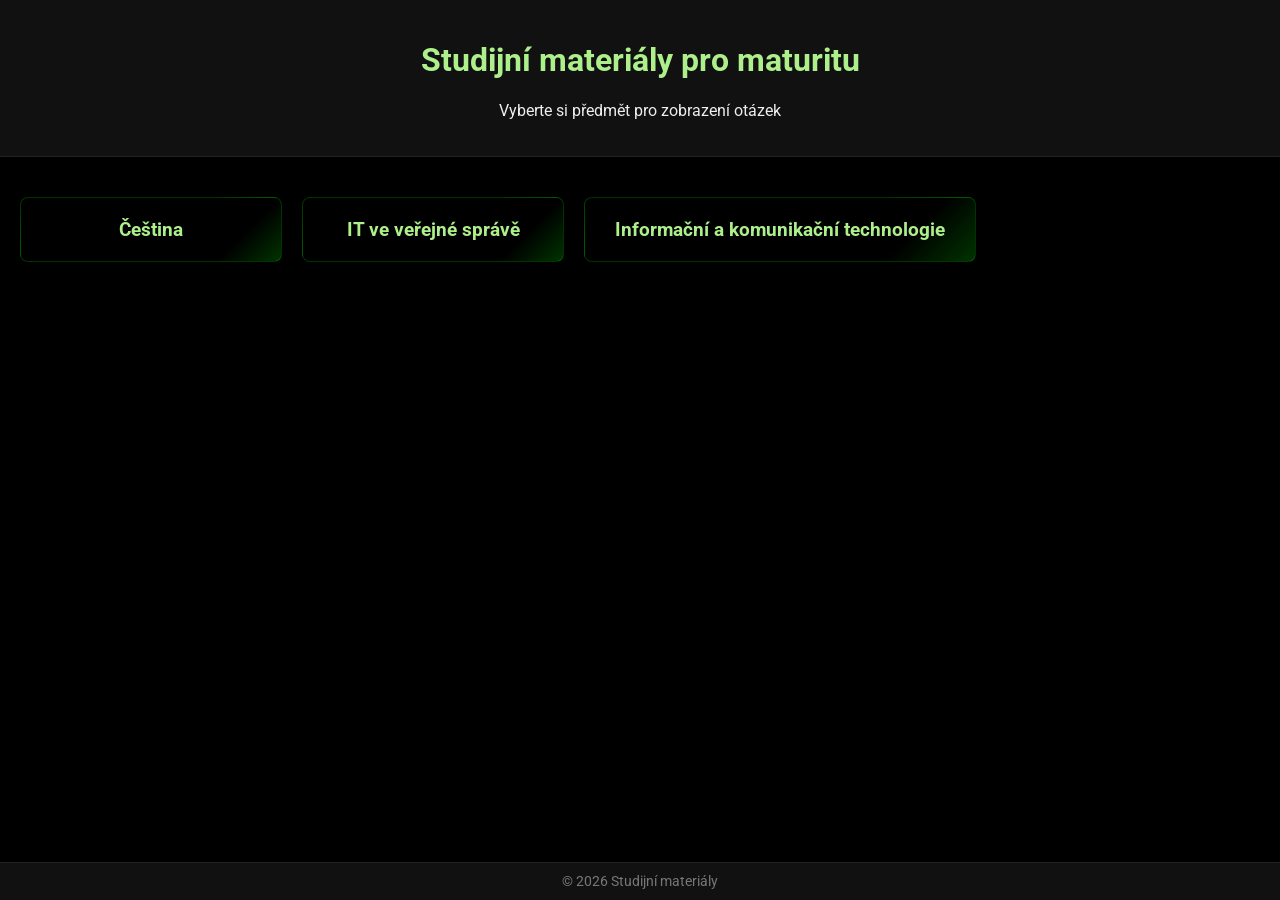
<file: index.html>
<!DOCTYPE html>
<html lang="cs">
<head>
    <meta charset="UTF-8">
    <meta name="viewport" content="width=device-width, initial-scale=1.0">
    <title>Studijní materiály - Maturita</title>
    <!-- include modern font from Google fonts -->
    <link href="https://fonts.googleapis.com/css2?family=Roboto:wght@400;500;700&display=swap" rel="stylesheet">
    <link rel="stylesheet" href="style.css">
</head>
<body>
    <header>
        <h1>Studijní materiály pro maturitu</h1>
        <p>Vyberte si předmět pro zobrazení otázek</p>
    </header>
    <nav>
        <a class="card" href="cestina.html">Čeština</a>
        <a class="card" href="it-ve-verejne-sprave.html">IT ve veřejné správě</a>
        <a class="card" href="informacni-a-komunikacni-technologie.html">Informační a komunikační technologie</a>
    </nav>
    <footer>
        &copy; 2026 Studijní materiály
    </footer>
</body>
</html>
</file>
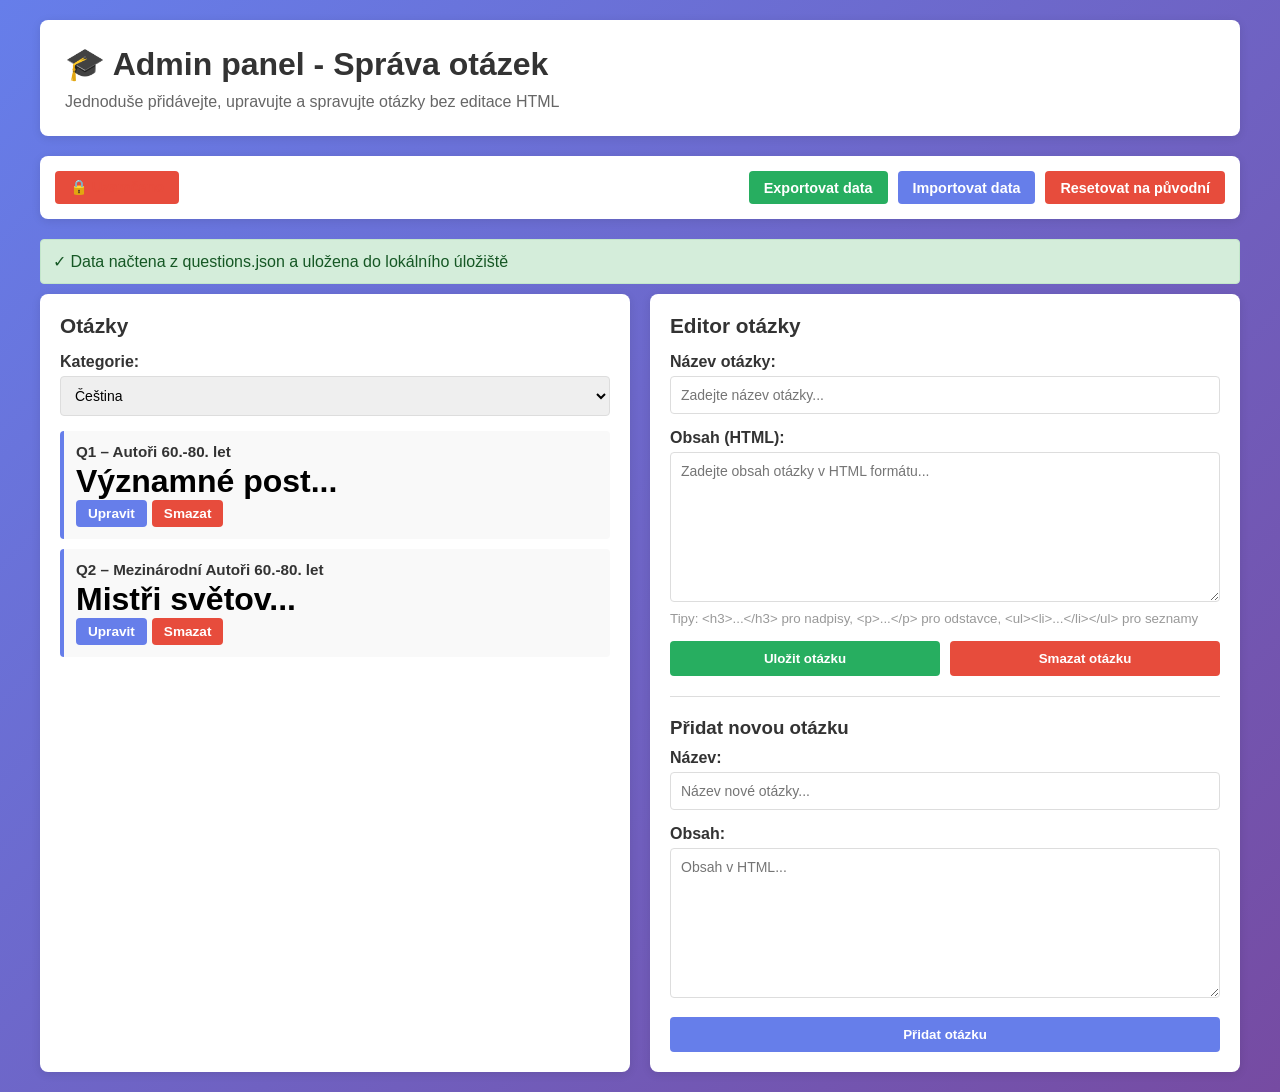
<file: admin.html>
<!DOCTYPE html>
<html lang="cs">
<head>
  <meta charset="UTF-8">
  <meta name="viewport" content="width=device-width, initial-scale=1.0">
  <title>Správa otázek - Admin panel</title>
  <style>
    * { margin: 0; padding: 0; box-sizing: border-box; }
    body {
      font-family: 'Segoe UI', Tahoma, Geneva, Verdana, sans-serif;
      background: linear-gradient(135deg, #667eea 0%, #764ba2 100%);
      min-height: 100vh;
      padding: 20px;
    }
    .container { max-width: 1200px; margin: 0 auto; }
    header {
      background: white;
      padding: 25px;
      border-radius: 8px;
      margin-bottom: 20px;
      box-shadow: 0 2px 10px rgba(0,0,0,0.1);
    }
    header h1 { color: #333; margin-bottom: 10px; }
    header p { color: #666; }
    
    .grid { display: grid; grid-template-columns: 1fr 1fr; gap: 20px; }
    .card {
      background: white;
      padding: 20px;
      border-radius: 8px;
      box-shadow: 0 2px 10px rgba(0,0,0,0.1);
    }
    .card h2 { color: #333; margin-bottom: 15px; font-size: 1.3em; }
    
    .form-group { margin-bottom: 15px; }
    label {
      display: block;
      margin-bottom: 5px;
      font-weight: 600;
      color: #333;
    }
    input[type="text"],
    select,
    textarea {
      width: 100%;
      padding: 10px;
      border: 1px solid #ddd;
      border-radius: 4px;
      font-family: inherit;
      font-size: 14px;
    }
    textarea { min-height: 150px; resize: vertical; }
    input[type="text"]:focus,
    select:focus,
    textarea:focus {
      outline: none;
      border-color: #667eea;
      box-shadow: 0 0 5px rgba(102, 126, 234, 0.3);
    }
    
    button {
      background: #667eea;
      color: white;
      border: none;
      padding: 10px 20px;
      border-radius: 4px;
      cursor: pointer;
      font-weight: 600;
      transition: background 0.3s;
    }
    button:hover { background: #5567d8; }
    button.danger { background: #e74c3c; }
    button.danger:hover { background: #c0392b; }
    button.success { background: #27ae60; }
    button.success:hover { background: #229954; }
    

    .questions-list {
      max-height: 600px;
      overflow-y: auto;
    }
    .question-item {
      background: #f9f9f9;
      padding: 12px;
      margin-bottom: 10px;
      border-left: 4px solid #667eea;
      border-radius: 4px;
      display: flex;
      justify-content: space-between;
      align-items: center;
    }
    .question-item.selected { background: #e3f2fd; border-left-color: #2196f3; }
    .question-info h3 { color: #333; margin-bottom: 3px; font-size: 0.95em; }
    .question-info p { color: #999; font-size: 0.85em; }
    .question-actions { display: flex; gap: 5px; }
    .question-actions button { padding: 6px 12px; font-size: 0.85em; }
    
    .toolbar {
      background: white;
      padding: 15px;
      border-radius: 8px;
      margin-bottom: 20px;
      display: flex;
      gap: 10px;
      box-shadow: 0 2px 10px rgba(0,0,0,0.1);
    }
    .toolbar button { padding: 8px 15px; font-size: 0.9em; }
    
    .notification {
      padding: 12px;
      border-radius: 4px;
      margin-bottom: 10px;
      display: none;
    }
    .notification.show { display: block; }
    .notification.success { background: #d4edda; color: #155724; border: 1px solid #c3e6cb; }
    .notification.error { background: #f8d7da; color: #721c24; border: 1px solid #f5c6cb; }
    
    .current-question {
      background: #f0f7ff;
      padding: 15px;
      border-radius: 4px;
      margin-bottom: 15px;
      border-left: 4px solid #667eea;
    }
    .current-question p { color: #666; margin-bottom: 5px; }
    
    @media (max-width: 768px) {
      .grid { grid-template-columns: 1fr; }
      .question-item { flex-direction: column; align-items: flex-start; }
      .question-actions { margin-top: 10px; }
    }
  </style>
</head>
<body>
  <div class="container">
    <header>
      <h1>🎓 Admin panel - Správa otázek</h1>
      <p>Jednoduše přidávejte, upravujte a spravujte otázky bez editace HTML</p>
    </header>

    <div class="toolbar">
      <button id="authStatus" style="background: #e74c3c; cursor: pointer;" onclick="showPasswordPrompt()">🔒 Uzamčeno</button>
      <button style="display:none;" id="logoutBtn" class="danger" onclick="logout()">Odhlásit se</button>
      <span style="margin-left: auto;"></span>
      <button class="success" onclick="exportData()">Exportovat data</button>
      <button onclick="importData()">Importovat data</button>
      <button class="danger" onclick="resetAllData()">Resetovat na původní</button>
      <input type="file" id="importFile" accept=".json" style="display:none;">
    </div>

    <div id="notification" class="notification"></div>

    <div class="grid">

      <div class="card">
        <h2>Otázky</h2>
        <div class="form-group">
          <label for="categorySelect">Kategorie:</label>
          <select id="categorySelect" onchange="loadCategory()">
            <option value="cestina">Čeština</option>
            <option value="it-ve-verejne-sprave">IT ve veřejné správě</option>
            <option value="informacni-a-komunikacni-technologie">Informační a komunikační technologie</option>
          </select>
        </div>
        <div class="questions-list" id="questionsList"></div>
      </div>

      <div class="card">
        <h2>Editor otázky</h2>
        <div id="currentQuestion" class="current-question" style="display:none;">
          <p><strong>ID:</strong> <span id="qId"></span></p>
          <p><strong>Kategorie:</strong> <span id="qCategory"></span></p>
        </div>

        <form id="questionForm">
          <div class="form-group">
            <label for="qTitle">Název otázky:</label>
            <input type="text" id="qTitle" placeholder="Zadejte název otázky..." required>
          </div>

          <div class="form-group">
            <label for="qContent">Obsah (HTML):</label>
            <textarea id="qContent" placeholder="Zadejte obsah otázky v HTML formátu..." required></textarea>
            <small style="color: #999; display: block; margin-top: 5px;">
              Tipy: &lt;h3&gt;...&lt;/h3&gt; pro nadpisy, &lt;p&gt;...&lt;/p&gt; pro odstavce, &lt;ul&gt;&lt;li&gt;...&lt;/li&gt;&lt;/ul&gt; pro seznamy
            </small>
          </div>

          <div style="display: flex; gap: 10px;">
            <button type="button" class="success" onclick="saveQuestion()" style="flex: 1;">Uložit otázku</button>
            <button type="button" class="danger" onclick="deleteCurrentQuestion()" style="flex: 1;">Smazat otázku</button>
          </div>
        </form>

        <hr style="margin: 20px 0; border: none; border-top: 1px solid #ddd;">

        <h3 style="color: #333; margin-bottom: 10px;">Přidat novou otázku</h3>
        <form id="newQuestionForm">
          <div class="form-group">
            <label for="newQTitle">Název:</label>
            <input type="text" id="newQTitle" placeholder="Název nové otázky..." required>
          </div>

          <div class="form-group">
            <label for="newQContent">Obsah:</label>
            <textarea id="newQContent" placeholder="Obsah v HTML..." required></textarea>
          </div>

          <button type="button" onclick="addNewQuestion()" style="width: 100%;">Přidat otázku</button>
        </form>
      </div>
    </div>
  </div>

  <script>
    let allQuestions = {};
    let currentCategory = 'cestina';
    let selectedQuestionId = null;
    let isAuthenticated = false;

    // SIMPLE PASSWORD PROTECTION
    const CORRECT_PASSWORD_HASH = '8d969eef6ecad3c29a3a873fba5fe8c4'; // MD5 hash of "maturity"
    
    async function hashPassword(password) {
      const encoder = new TextEncoder();
      const data = encoder.encode(password);
      const hashBuffer = await crypto.subtle.digest('SHA-256', data);
      const hashArray = Array.from(new Uint8Array(hashBuffer));
      return hashArray.map(b => b.toString(16).padStart(2, '0')).join('');
    }

    function showPasswordPrompt() {
      if (isAuthenticated) return;
      const password = prompt('🔐 Tento admin panel je chráněn heslem.\n\nZadejte heslo pro přístup:');
      if (password === null) return; // User clicked Cancel
      
      // Simple check - password is "maturity"
      if (password === 'maturity') {
        isAuthenticated = true;
        localStorage.setItem('_adminAuth', 'true');
        updateAuthStatus();
        showNotification('✓ Přihlášeno - admin oprávnění povolena', 'success');
      } else {
        showNotification('✗ Nesprávné heslo', 'error');
      }
    }

    function logout() {
      isAuthenticated = false;
      localStorage.removeItem('_adminAuth');
      updateAuthStatus();
      showNotification('✓ Odhlášeni - admin oprávnění zrušena', 'success');
    }

    function updateAuthStatus() {
      const locked = document.getElementById('authStatus');
      const logoutBtn = document.getElementById('logoutBtn');
      if (locked) {
        locked.textContent = isAuthenticated ? '🔓 Odemčeno' : '🔒 Uzamčeno';
        locked.style.color = isAuthenticated ? '#27ae60' : '#e74c3c';
      }
      if (logoutBtn) {
        logoutBtn.style.display = isAuthenticated ? 'inline-block' : 'none';
      }
    }

    function requireAuth() {
      if (!isAuthenticated) {
        showNotification('✗ Nejdříve se musíte přihlásit', 'error');
        showPasswordPrompt();
        return false;
      }
      return true;
    }

    // HEALTH CHECK
    console.log('=== ADMIN PANEL HEALTH CHECK ===');
    try {
      localStorage.setItem('_test', 'test');
      localStorage.removeItem('_test');
      console.log('✓ localStorage je dostupný');
    } catch (e) {
      console.error('✗ localStorage NENÍ dostupný:', e);
    }

    async function loadData() {
      console.log('🟢 loadData START');
      try {
        // Pokus 1: Načíst z localStorage (změny z admin panelu)
        const storedData = localStorage.getItem('questionData');
        console.log('   localStorage.getItem("questionData"):', storedData ? `${storedData.length} bytes` : 'NULL');
        
        if (storedData) {
          allQuestions = JSON.parse(storedData);
          console.log('   ✓ Data načtena z localStorage, kategorie:', Object.keys(allQuestions));
          console.log('   ✓ IT ve veřejné správě má:', allQuestions['it-ve-verejne-sprave']?.questions?.length, 'questions');
          loadCategory();
          showNotification('✓ Data načtena z lokálního úložiště', 'success');
          console.log('🟢 loadData END (localStorage)');
          return;
        }

        // Pokus 2: Načíst z questions.json
        console.log('   ❌ localStorage je prázdné, načítám z questions.json...');
        const response = await fetch('questions.json?v=' + Date.now());
        const data = await response.json();
        allQuestions = data.categories;
        console.log('   ✓ Data načtena z questions.json, kategorie:', Object.keys(allQuestions));
        console.log('   ✓ IT ve veřejné správě má:', allQuestions['it-ve-verejne-sprave']?.questions?.length, 'questions');
        
        localStorage.setItem('questionData', JSON.stringify(allQuestions));
        console.log('   ✓ Data uložena do localStorage');
        
        loadCategory();
        showNotification('✓ Data načtena z questions.json a uložena do lokálního úložiště', 'success');
        console.log('🟢 loadData END (questions.json)');
      } catch (error) {
        console.error('✗ Chyba při načítání dat:', error);
        showNotification('✗ Chyba při načítání dat', 'error');
      }
    }

    function loadCategory() {
      currentCategory = document.getElementById('categorySelect').value;
      selectedQuestionId = null;
      refreshQuestionsList();
      clearForm();
    }

    function refreshQuestionsList() {
      const questions = allQuestions[currentCategory]?.questions || [];
      const list = document.getElementById('questionsList');
      list.innerHTML = '';

      questions.forEach(q => {
        const item = document.createElement('div');
        item.className = `question-item ${selectedQuestionId === q.id ? 'selected' : ''}`;
        item.innerHTML = `
          <div class="question-info" onclick="selectQuestion('${q.id}')">
            <h3>${q.id.toUpperCase()} – ${q.title}</h3>
            <p>${q.content.substring(0, 50)}...</p>
          </div>
          <div class="question-actions">
            <button onclick="selectQuestion('${q.id}')" type="button">Upravit</button>
            <button class="danger" onclick="deleteQuestion('${q.id}')" type="button">Smazat</button>
          </div>
        `;
        list.appendChild(item);
      });
    }

    function selectQuestion(questionId) {
      selectedQuestionId = questionId;
      const question = allQuestions[currentCategory].questions.find(q => q.id === questionId);

      document.getElementById('currentQuestion').style.display = 'block';
      document.getElementById('qId').textContent = question.id;
      document.getElementById('qCategory').textContent = currentCategory;
      document.getElementById('qTitle').value = question.title;
      document.getElementById('qContent').value = question.content;

      refreshQuestionsList();
    }

    function saveQuestion() {
      console.log('🟡 saveQuestion START');
      if (!requireAuth()) return;
      
      if (!selectedQuestionId) {
        showNotification('✗ Vyberte otázku k úpravě', 'error');
        return;
      }

      const title = document.getElementById('qTitle').value.trim();
      const content = document.getElementById('qContent').value.trim();

      if (!title || !content) {
        showNotification('✗ Vyplňte všechna pole', 'error');
        return;
      }

      const question = allQuestions[currentCategory].questions.find(q => q.id === selectedQuestionId);
      question.title = title;
      question.content = content;

      // Uložit do localStorage
      localStorage.setItem('questionData', JSON.stringify(allQuestions));
      console.log('   ✓ Uloženo do localStorage');

      showNotification(`✓ Otázka "${title}" uložena`, 'success');
      refreshQuestionsList();
      console.log('🟡 saveQuestion END');
    }

    function deleteCurrentQuestion() {
      if (!selectedQuestionId) return;
      deleteQuestion(selectedQuestionId);
    }

    function deleteQuestion(questionId) {
      if (!requireAuth()) return;
      if (!confirm('Opravdu chcete smazat tuto otázku?')) return;

      const questions = allQuestions[currentCategory].questions;
      const index = questions.findIndex(q => q.id === questionId);

      if (index !== -1) {
        const deleted = questions[index];
        questions.splice(index, 1);
        
        // Uložit do localStorage
        localStorage.setItem('questionData', JSON.stringify(allQuestions));

        showNotification(`✓ Otázka "${deleted.title}" smazána`, 'success');
        clearForm();
        refreshQuestionsList();
      }
    }

    function addNewQuestion() {
      if (!requireAuth()) return;
      
      console.log('🔵 addNewQuestion START');
      console.log('   currentCategory:', currentCategory);
      console.log('   allQuestions keys:', Object.keys(allQuestions));
      
      const title = document.getElementById('newQTitle').value.trim();
      const content = document.getElementById('newQContent').value.trim();
      console.log('   title:', title);
      console.log('   content length:', content.length);

      if (!title || !content) {
        showNotification('✗ Vyplňte všechna pole', 'error');
        return;
      }

      const questions = allQuestions[currentCategory].questions;
      console.log('   questions before push:', questions.length);
      
      const maxId = Math.max(...questions.map(q => parseInt(q.id.slice(1))), 0);
      const newId = `q${maxId + 1}`;
      console.log('   new ID:', newId);

      questions.push({ id: newId, title, content });
      console.log('   questions after push:', questions.length);
      
      // Uložit do localStorage
      const jsonData = JSON.stringify(allQuestions);
      console.log('   JSON size:', jsonData.length);
      localStorage.setItem('questionData', jsonData);
      
      const stored = localStorage.getItem('questionData');
      console.log('   ✓ Verified localStorage saved:', stored ? 'YES' : 'NO');
      console.log('   localStorage contains:', JSON.parse(stored)[currentCategory].questions.length, 'questions in', currentCategory);

      showNotification(`✓ Otázka "${title}" přidána`, 'success');

      document.getElementById('newQTitle').value = '';
      document.getElementById('newQContent').value = '';
      refreshQuestionsList();
      console.log('🔵 addNewQuestion END');
    }

    function clearForm() {
      selectedQuestionId = null;
      document.getElementById('currentQuestion').style.display = 'none';
      document.getElementById('qTitle').value = '';
      document.getElementById('qContent').value = '';
    }

    function exportData() {
      if (!requireAuth()) return;
      
      const dataStr = JSON.stringify({ categories: allQuestions }, null, 2);
      const blob = new Blob([dataStr], { type: 'application/json' });
      const url = URL.createObjectURL(blob);
      const link = document.createElement('a');
      link.href = url;
      link.download = `questions-backup-${new Date().toISOString().slice(0, 10)}.json`;
      link.click();
      showNotification('✓ Data exportována', 'success');
    }

    function importData() {
      if (!requireAuth()) return;
      
      const input = document.getElementById('importFile');
      input.click();
      input.onchange = async (e) => {
        const file = e.target.files[0];
        if (!file) return;

        const text = await file.text();
        try {
          const data = JSON.parse(text);
          allQuestions = data.categories;
          // Uložit do localStorage
          localStorage.setItem('questionData', JSON.stringify(allQuestions));
          loadCategory();
          refreshQuestionsList();
          showNotification('✓ Data importována úspěšně', 'success');
        } catch (error) {
          showNotification('✗ Chyba při importu: neplatný JSON', 'error');
        }
      };
    }

    function resetAllData() {
      if (!requireAuth()) return;
      
      if (!confirm('Opravdu chcete resetovat NA PŮVODNÍ DATA? Ztratíte všechny změny!')) return;
      localStorage.removeItem('questionData');
      location.reload();
    }

    function showNotification(message, type) {
      const notif = document.getElementById('notification');
      notif.textContent = message;
      notif.className = `notification show ${type}`;
      setTimeout(() => notif.classList.remove('show'), 3000);
    }

    // Inicializace
    window.addEventListener('load', () => {
      updateAuthStatus();
      
      // Check if user was previously authenticated in this session
      if (localStorage.getItem('_adminAuth') === 'true') {
        isAuthenticated = true;
        updateAuthStatus();
      }
      
      loadData();
      
      // Show password prompt on startup if not authenticated
      if (!isAuthenticated) {
        setTimeout(() => showPasswordPrompt(), 500);
      }
    });
  </script>
</body>
</html>
</file>
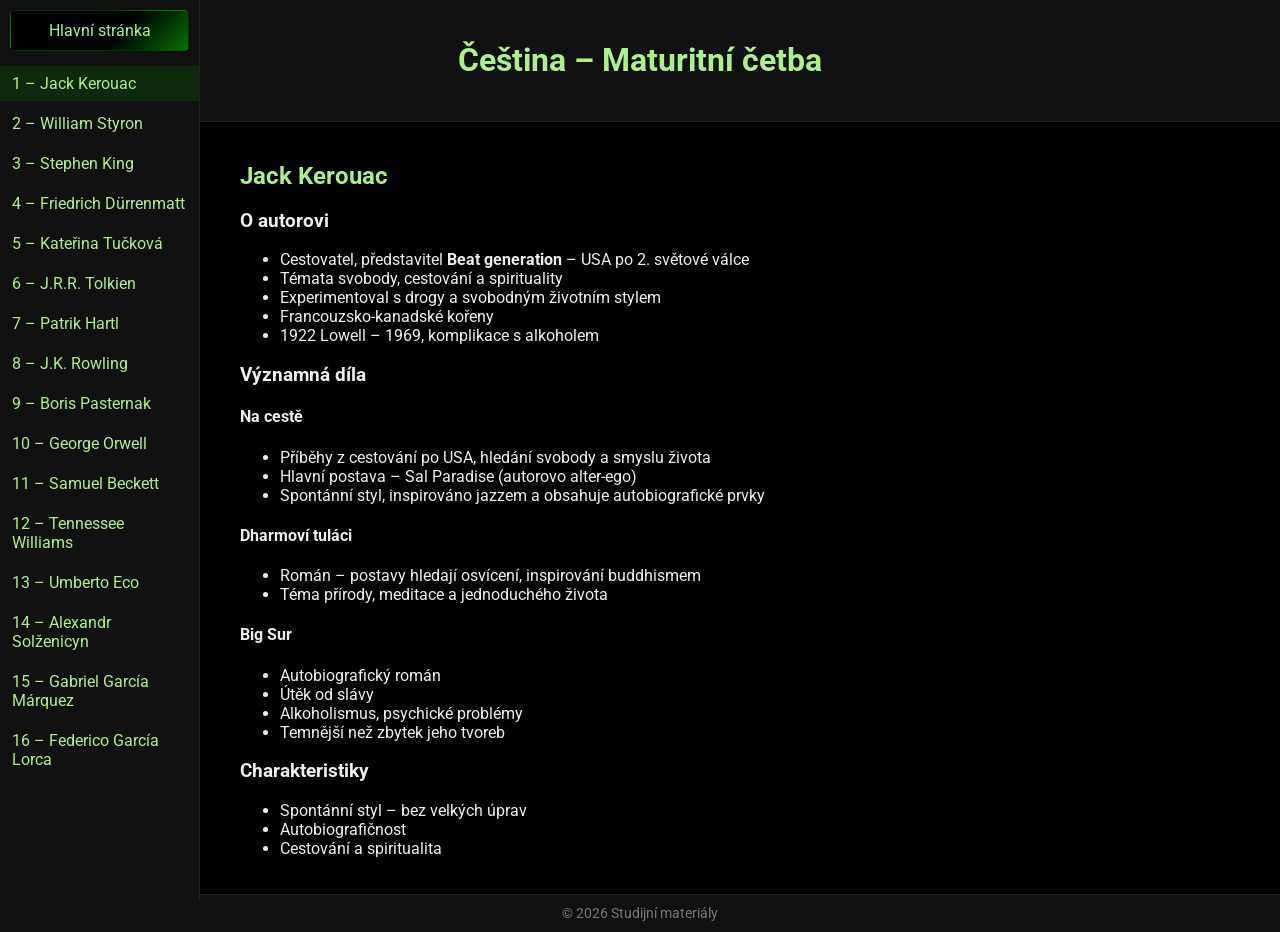
<file: cestina.html>
<!DOCTYPE html>
<html lang="cs">
<head>
    <meta charset="UTF-8">
    <meta name="viewport" content="width=device-width, initial-scale=1.0">
    <title>Čeština – Maturitní četba</title>
    <link href="https://fonts.googleapis.com/css2?family=Roboto:wght@400;500;700&display=swap" rel="stylesheet">
    <link rel="stylesheet" href="style.css">
</head>
<body>
    <header>
        <h1>Čeština – Maturitní četba</h1>
    </header>
    <div class="sidebar">
        <a href="index.html" class="button" style="margin: 10px; display:block; text-align:center;">Hlavní stránka</a>
        <ul>
            <li><a href="#" data-question="q1" class="active">1 – Jack Kerouac</a></li>
            <li><a href="#" data-question="q2">2 – William Styron</a></li>
            <li><a href="#" data-question="q3">3 – Stephen King</a></li>
            <li><a href="#" data-question="q4">4 – Friedrich Dürrenmatt</a></li>
            <li><a href="#" data-question="q5">5 – Kateřina Tučková</a></li>
            <li><a href="#" data-question="q6">6 – J.R.R. Tolkien</a></li>
            <li><a href="#" data-question="q7">7 – Patrik Hartl</a></li>
            <li><a href="#" data-question="q8">8 – J.K. Rowling</a></li>
            <li><a href="#" data-question="q9">9 – Boris Pasternak</a></li>
            <li><a href="#" data-question="q10">10 – George Orwell</a></li>
            <li><a href="#" data-question="q11">11 – Samuel Beckett</a></li>
            <li><a href="#" data-question="q12">12 – Tennessee Williams</a></li>
            <li><a href="#" data-question="q13">13 – Umberto Eco</a></li>
            <li><a href="#" data-question="q14">14 – Alexandr Solženicyn</a></li>
            <li><a href="#" data-question="q15">15 – Gabriel García Márquez</a></li>
            <li><a href="#" data-question="q16">16 – Federico García Lorca</a></li>
        </ul>
    </div>
    <div class="content">
        <section id="q1" class="question">
            <h2>Jack Kerouac</h2>

            <h3>O autorovi</h3>
            <ul>
                <li>Cestovatel, představitel <strong>Beat generation</strong> – USA po 2. světové válce</li>
                <li>Témata svobody, cestování a spirituality</li>
                <li>Experimentoval s drogy a svobodným životním stylem</li>
                <li>Francouzsko-kanadské kořeny</li>
                <li>1922 Lowell – 1969, komplikace s alkoholem</li>
            </ul>

            <h3>Významná díla</h3>

            <h4>Na cestě</h4>
            <ul>
                <li>Příběhy z cestování po USA, hledání svobody a smyslu života</li>
                <li>Hlavní postava – Sal Paradise (autorovo alter-ego)</li>
                <li>Spontánní styl, inspirováno jazzem a obsahuje autobiografické prvky</li>
            </ul>

            <h4>Dharmoví tuláci</h4>
            <ul>
                <li>Román – postavy hledají osvícení, inspirování buddhismem</li>
                <li>Téma přírody, meditace a jednoduchého života</li>
            </ul>

            <h4>Big Sur</h4>
            <ul>
                <li>Autobiografický román</li>
                <li>Útěk od slávy</li>
                <li>Alkoholismus, psychické problémy</li>
                <li>Temnější než zbytek jeho tvoreb</li>
            </ul>

            <h3>Charakteristiky</h3>
            <ul>
                <li>Spontánní styl – bez velkých úprav</li>
                <li>Autobiografičnost</li>
                <li>Cestování a spiritualita</li>
            </ul>
        </section>

        <section id="q2" class="question" style="display:none">
            <h2>William Styron</h2>

            <h3>O autorovi</h3>
            <ul>
                <li>Prozaik, <strong>jižanská próza</strong></li>
                <li>Gotika a neorealismus (poválečný)</li>
                <li>Navazuje na tradici Williama Faulknera</li>
                <li>Otázky viny, trestů a morálních dilemat</li>
                <li>Virginia, USA</li>
                <li>Součástí námořníků při 2. světové válce – vliv na tvorbu</li>
                <li>Smrt matky v 13 letech</li>
                <li><strong>Pulitzerova cena</strong> (1968)</li>
            </ul>

            <h3>Klíčová díla</h3>

            <h4>Sophiina volba</h4>
            <ul>
                <li>Psychologický román</li>
                <li>Spisovatel Stingo se v NYC seznámí s Polkou Sophií, která přežila Osvětim a průběžně odkrývá svou minulost</li>
                <li>Neřešitelné volby (matka musí vybrat, s jakým dítětem do plynové komory)</li>
                <li>Absolutní zlo, viny</li>
            </ul>

            <h4>Doznání Nata Turnera</h4>
            <ul>
                <li>Historický román</li>
                <li>Fiktivní zpověď skutečného černého otroka, který v 1831 vedl krvavé povstání</li>
                <li>Velká kontroverze – „přivlastnil" si prý Nata Turnera a zkreslil jejich minulost</li>
            </ul>
        </section>

        <section id="q3" class="question" style="display:none">
            <h2>Stephen King</h2>

            <h3>O autorovi</h3>
            <ul>
                <li>Moderní <strong>horor, thriller, temná fantasy</strong></li>
                <li>1947 Portland, otcův odchod má vliv na tvorbu</li>
                <li>Učil původně angličtinu</li>
                <li>Napsal svůj první úspěšný román <em>Carrie</em> (1974) v prádelně, ale vyhodil ho do koše – manželka ho zachránila</li>
                <li>V 80. letech alkoholismus a drogy</li>
                <li>Díla se odehrávají často v Maine</li>
                <li>Postavy jsou spisovatelé nebo každodenní lidé s nadpřirozenými schopnostmi</li>
                <li>Důraz na psychiku</li>
                <li>Detailní popis</li>
            </ul>

            <h3>Klíčová díla</h3>

            <h4>IT</h4>
            <ul>
                <li>Stvoření, které se představuje jako klaun, konzumuje lidi v malém městečku</li>
            </ul>

            <h4>Shining</h4>
            <ul>
                <li>Psychologický horor – spisovatel Jack Torrance se stane zimním správcem odlehlého hotelu Overlook</li>
                <li>Hotel má temnou minulost a začne ovlivňovat Jackovu psychiku</li>
                <li>Jeho syn Danny má nadpřirozené schopnosti („shining") a vnímá hrůzy hotelu</li>
                <li>Téma alkoholismu, rozpadu rodiny a izolace</li>
            </ul>

            <h4>Vykoupení z věznice Shawshank</h4>
            <ul>
                <li>Novela – bankéř Andy Dufresne je neprávem odsouzen za vraždu manželky a jejího milence</li>
                <li>Během let si ve věznici vybuduje respekt a tajně plánuje útěk</li>
                <li>Vyprávěno z pohledu spoluvězně Reda</li>
                <li>Téma naděje, trpělivosti a nespravedlnosti systému</li>
            </ul>
        </section>

        <section id="q4" class="question" style="display:none">
            <h2>Friedrich Dürrenmatt</h2>

            <h3>O autorovi</h3>
            <ul>
                <li>1921–1990, Švýcar</li>
                <li>Politický aktivismus</li>
                <li>Manželka herečka, po její smrti si vzal filmařku</li>
                <li>Podporoval <strong>Chartu 77</strong> a odsuzoval invazi ČSSR v '68</li>
                <li>Komedie – „svět = výsledek náhody"</li>
                <li>Zastánce regrese světa</li>
                <li>Sociální kritika</li>
                <li><strong>Absurdní divadlo</strong> (druhá avantgardní vlna)</li>
            </ul>

            <h3>Díla</h3>

            <h4>Porucha (1956)</h4>
            <ul>
                <li>Novela – obchodník Alfrédo Traps se kvůli poruše auta ocitne v domě penzionovaného soudce</li>
                <li>Společnost starých pánů (soudce, prokurátor, advokát, kat) hraje „hru na soud"</li>
                <li>Traps je postupně usvědčen z morální viny za smrt svého šéfa</li>
                <li>Téma skryté viny, spravedlnosti a groteskního humoru</li>
            </ul>

            <h4>Návštěva staré dámy (1956)</h4>
            <ul>
                <li>Tragikomické drama – miliardářka Claire Zachanassian se vrací do zchudlého městečka Güllen</li>
                <li>Nabídne obyvatelům obrovskou sumu výměnou za smrt Alfreda Illa, který ji kdysi zradil</li>
                <li>Postupně celé město podlehne pokušení peněz</li>
                <li>Téma korupce, kolektivní viny a morálního úpadku</li>
            </ul>

            <h4>Fyzikové (1962)</h4>
            <ul>
                <li>Komedie – tři pacienti psychiatrické léčebny tvrdí, že jsou Newton, Einstein a Möbius</li>
                <li>Möbius je ve skutečnosti geniální fyzik, který se ukryl, aby jeho objev nebyl zneužit</li>
                <li>Další dva „pacienti" jsou tajní agenti konkurenčních mocností</li>
                <li>Téma odpovědnosti vědců za své objevy a paradoxu vědeckého pokroku</li>
            </ul>

            <h4>Soudce a jeho kat (1950)</h4>
            <ul>
                <li>Detektivní novela – starý komisař Bärlach vyšetřuje vraždu policejního důstojníka</li>
                <li>Bärlach má dávný spor s podezřelým Gastmannem – sázka, zda existuje dokonalý zločin</li>
                <li>Kombinace klasické detektivky s filosofickými otázkami o spravedlnosti</li>
                <li>Téma osobní msty, nemoci a morální ambiguity</li>
            </ul>
        </section>

        <section id="q5" class="question" style="display:none">
            <h2>Kateřina Tučková</h2>

            <h3>O autorce</h3>
            <ul>
                <li>Česká <strong>prozaička, scenáristka a kurátorka</strong></li>
                <li>1980 Brno</li>
                <li>Témata české a moravské historie, ženské osudy, kolektivní paměť</li>
                <li>Studovala český jazyk a dějiny umění na Masarykově univerzitě</li>
                <li>Držitelka <strong>Ceny Magnesia Litera</strong></li>
            </ul>

            <h3>Klíčová díla</h3>

            <h4>Vyhnání Gerty Schnirch</h4>
            <ul>
                <li>Historický román o odsunu brněnských Němců v roce 1945 (pochod smrti na Pohořelice)</li>
                <li>Příběh Němky Gerty žijící v Brně – hledání identity mezi dvěma národy</li>
                <li>Otevřel tabuizované téma české poválečné historie</li>
            </ul>

            <h4>Žítkovské bohyně</h4>
            <ul>
                <li>Román inspirovaný skutečnými moravskými léčitelkami z Bílých Karpat</li>
                <li>Prolínání minulosti a současnosti, tradice vs. moderní svět</li>
                <li>Téma ženské síly, lidového léčitelství a pronásledování za komunismu</li>
            </ul>
        </section>

        <section id="q6" class="question" style="display:none">
            <h2>J.R.R. Tolkien</h2>

            <h3>O autorovi</h3>
            <ul>
                <li>Britský <strong>spisovatel a filolog</strong>, profesor na Oxfordu</li>
                <li>1892 Bloemfontein (Jižní Afrika) – 1973 Bournemouth</li>
                <li>Považován za <strong>zakladatele moderní fantasy</strong></li>
                <li>Osiřel v mladém věku, vychováván katolickým knězem</li>
                <li>Bojoval v 1. světové válce (bitva na Sommě)</li>
                <li>Vytvořil propracované fiktivní světy s vlastními jazyky (elfština – quenya, sindarin)</li>
            </ul>

            <h3>Klíčová díla</h3>

            <h4>Hobit aneb Cesta tam a zase zpátky</h4>
            <ul>
                <li>Dobrodružný román původně pro děti</li>
                <li>Hobit Bilbo Pytlík se vydá s trpaslíky na výpravu za pokladem draka Šmaka</li>
                <li>Motiv cesty, osobního růstu a hrdinství obyčejného člověka</li>
            </ul>

            <h4>Pán prstenů</h4>
            <ul>
                <li>Epická trilogie – Společenstvo Prstenu, Dvě věže, Návrat krále</li>
                <li>Boj dobra proti zlu, hobit Frodo musí zničit Jeden Prsten</li>
                <li>Témata přátelství, oběti, moci a korupce</li>
            </ul>

            <h4>Silmarillion</h4>
            <ul>
                <li>Mytologie Středozemě – stvoření světa, příběhy elfů a lidí</li>
                <li>Vydáno posmrtně synem Christopherem</li>
            </ul>
        </section>

        <section id="q7" class="question" style="display:none">
            <h2>Patrik Hartl</h2>

            <h3>O autorovi</h3>
            <ul>
                <li>Český <strong>prozaik, scenárista a režisér</strong></li>
                <li>1976 Praha</li>
                <li>Humoristická próza zaměřená na současné mezilidské vztahy</li>
                <li>Studoval scenáristiku na FAMU</li>
                <li>Bestseller české literární scény</li>
            </ul>

            <h3>Klíčová díla</h3>

            <h4>Pravidla lži</h4>
            <ul>
                <li>Humoristický román o čtyřech kamarádech a jejich vztahových problémech</li>
                <li>Mužský pohled na lásku, přátelství a životní krize středního věku</li>
                <li>Zfilmováno (2006)</li>
            </ul>

            <h4>Já nejsem sériový vrah</h4>
            <ul>
                <li>Komedie – hlavní hrdina se snaží napsat scénář a zaplétá se do absurdních situací</li>
                <li>Autobiografické prvky, humor a sebekritika</li>
            </ul>
        </section>

        <section id="q8" class="question" style="display:none">
            <h2>J.K. Rowling</h2>

            <h3>O autorce</h3>
            <ul>
                <li>Britská <strong>spisovatelka</strong>, autorka jedné z nejprodávanějších knižních sérií v historii</li>
                <li>1965 Yate, Anglie</li>
                <li>Psala první díl Harryho Pottera jako samoživitelka na sociálních dávkách</li>
                <li>Rukopis odmítlo 12 nakladatelství, než ho přijalo Bloomsbury</li>
                <li>Série přeložena do více než 80 jazyků</li>
            </ul>

            <h3>Klíčová díla</h3>

            <h4>Série Harry Potter (1997–2007)</h4>
            <ul>
                <li>7 knih – příběh sirotka Harryho, který zjistí, že je čaroděj, a nastoupí do Bradavic</li>
                <li>Boj proti temnému lordu Voldemortovi</li>
                <li>Témata přátelství, odvahy, oběti a předsudků</li>
                <li>Žánrový mix: fantasy, bildungsroman, detektivka</li>
            </ul>

            <h4>Neočekávaná prázdná místa</h4>
            <ul>
                <li>Román pro dospělé – sociální drama v anglickém maloměstě</li>
                <li>Třídní rozdíly, pokrytectví, komunální politika</li>
            </ul>
        </section>

        <section id="q9" class="question" style="display:none">
            <h2>Boris Pasternak</h2>

            <h3>O autorovi</h3>
            <ul>
                <li>Ruský <strong>básník a prozaik</strong></li>
                <li>1890 Moskva – 1960 Peredelkino</li>
                <li>Syn malíře a pianistky, vyrůstal v uměleckém prostředí</li>
                <li>Oceněn <strong>Nobelovou cenou za literaturu</strong> (1958) – musel ji odmítnout pod tlakem sovětského režimu</li>
                <li>Pronásledován za publikaci románu na Západě</li>
            </ul>

            <h3>Klíčová díla</h3>

            <h4>Doktor Živago</h4>
            <ul>
                <li>Epický román zachycující osudy lékaře a básníka Jurije Živaga za ruské revoluce a občanské války</li>
                <li>Milostný trojúhelník – Živago, Toňa, Lara</li>
                <li>Téma individuality vs. totalitní ideologie, krásy přírody a lidské důstojnosti</li>
                <li>Zakázán v SSSR, publikován nejprve v Itálii (1957)</li>
            </ul>
        </section>

        <section id="q10" class="question" style="display:none">
            <h2>George Orwell</h2>

            <h3>O autorovi</h3>
            <ul>
                <li>Britský <strong>prozaik, esejista a novinář</strong></li>
                <li>Vlastním jménem Eric Arthur Blair</li>
                <li>1903 Motihari (Britská Indie) – 1950 Londýn</li>
                <li>Sloužil u koloniální policie v Barmě – odpor k imperialismu</li>
                <li>Bojoval ve španělské občanské válce na straně republikánů</li>
                <li>Kritik <strong>totalitarismu, stalinismu a propagandy</strong></li>
            </ul>

            <h3>Klíčová díla</h3>

            <h4>1984</h4>
            <ul>
                <li>Dystopický román – totalitní stát Oceánie vedený Velkým bratrem</li>
                <li>Hlavní hrdina Winston Smith se pokusí o vzpouru proti režimu</li>
                <li>Témata masového sledování, manipulace jazyka (newspeak) a přepisování historie</li>
            </ul>

            <h4>Farma zvířat</h4>
            <ul>
                <li>Alegorická novela – zvířata svrhnou farmáře, ale prasata nastolí novou tyranii</li>
                <li>Satira na ruskou revoluci a stalinismus</li>
                <li>„Všechna zvířata jsou si rovna, ale některá jsou si rovnější"</li>
            </ul>
        </section>

        <section id="q11" class="question" style="display:none">
            <h2>Samuel Beckett</h2>

            <h3>O autorovi</h3>
            <ul>
                <li>Irský <strong>dramatik, prozaik a básník</strong></li>
                <li>1906 Dublin – 1989 Paříž</li>
                <li>Psal anglicky i francouzsky</li>
                <li>Klíčový představitel <strong>absurdního divadla</strong></li>
                <li>Přítel a asistent Jamese Joyce</li>
                <li><strong>Nobelova cena za literaturu</strong> (1969)</li>
                <li>Během 2. světové války člen francouzského odboje</li>
            </ul>

            <h3>Klíčová díla</h3>

            <h4>Čekání na Godota</h4>
            <ul>
                <li>Absurdní drama – dva tuláci (Vladimir a Estragon) čekají na záhadného Godota, který nikdy nepřijde</li>
                <li>Téma marnosti, prázdnoty existence a hledání smyslu</li>
                <li>Minimalistická scéna, repetitivní dialogy</li>
            </ul>

            <h4>Konec hry</h4>
            <ul>
                <li>Jednoaktová hra – čtyři postavy uvězněné v místnosti po zdánlivé apokalypse</li>
                <li>Vztah pán–sluha, závislost a bezmoc</li>
            </ul>
        </section>

        <section id="q12" class="question" style="display:none">
            <h2>Tennessee Williams</h2>

            <h3>O autorovi</h3>
            <ul>
                <li>Americký <strong>dramatik</strong>, jeden z nejvýznamnějších amerických dramatiků 20. století</li>
                <li>Vlastním jménem Thomas Lanier Williams III</li>
                <li>1911 Columbus, Mississippi – 1983 New York</li>
                <li>Témata <strong>psychického utrpení, osamělosti a rozkladu rodinných vztahů</strong></li>
                <li>Jižanské prostředí, silné ženské postavy</li>
                <li>Dvakrát oceněn <strong>Pulitzerovou cenou</strong></li>
            </ul>

            <h3>Klíčová díla</h3>

            <h4>Tramvaj do stanice Touha</h4>
            <ul>
                <li>Drama – Blanche DuBois přichází k sestře Stelle do New Orleans a střetává se s jejím hrubým manželem Stanleym</li>
                <li>Konflikt iluzí a reality, jižanské aristokracie a dělnické třídy</li>
                <li>Téma psychického rozpadu, násilí a závislosti na cizí laskavosti</li>
            </ul>

            <h4>Skleněný zvěřinec</h4>
            <ul>
                <li>Vzpomínkové drama – vypravěč Tom vzpomíná na svou matku Amandu a sestru Lauru</li>
                <li>Laura je plachá a křehká, symbolizována sbírkou skleněných figurek</li>
                <li>Autobiografické prvky, téma útěku z reality</li>
            </ul>

            <h4>Kočka na rozpálené plechové střeše</h4>
            <ul>
                <li>Rodinné drama – boj o dědictví, lži a nevyřčené pravdy</li>
                <li>Téma mendacity (lživosti), sexuality a touhy po lásce</li>
            </ul>
        </section>

        <section id="q13" class="question" style="display:none">
            <h2>Umberto Eco</h2>

            <h3>O autorovi</h3>
            <ul>
                <li>Italský <strong>filosof, sémiotik a spisovatel</strong></li>
                <li>1932 Alessandria – 2016 Milán</li>
                <li>Profesor sémiotiky na Boloňské univerzitě</li>
                <li>Propojoval <strong>intelektuální erudici s napínavou zápletkou</strong></li>
                <li>Romány plné symbolů, odkazů a historických detailů</li>
            </ul>

            <h3>Klíčová díla</h3>

            <h4>Jméno růže</h4>
            <ul>
                <li>Historický detektivní román odehrávající se ve středověkém benediktinském klášteře</li>
                <li>Mnich Vilém z Baskervillu vyšetřuje sérii záhadných vražd</li>
                <li>Téma vědění, cenzury, strachu z poznání a moci knihoven</li>
                <li>Zfilmováno se Seanem Connerym (1986)</li>
            </ul>

            <h4>Foucaultovo kyvadlo</h4>
            <ul>
                <li>Román – tři nakladatelští redaktoři si vymyslí konspirační teorii, která se „stane skutečností"</li>
                <li>Parodie a kritika konspiračního myšlení, okultismu a templářských legend</li>
            </ul>
        </section>

        <section id="q14" class="question" style="display:none">
            <h2>Alexandr Solženicyn</h2>

            <h3>O autorovi</h3>
            <ul>
                <li>Ruský <strong>prozaik a disident</strong></li>
                <li>1918 Kislovodsk – 2008 Moskva</li>
                <li>Bojoval v 2. světové válce jako důstojník dělostřelectva</li>
                <li>Odsouzen na <strong>8 let v gulagu</strong> za kritiku Stalina v soukromém dopise</li>
                <li><strong>Nobelova cena za literaturu</strong> (1970)</li>
                <li>Vyhoštěn ze SSSR v 1974, žil v USA až do pádu komunismu</li>
            </ul>

            <h3>Klíčová díla</h3>

            <h4>Jeden den Ivana Děnisoviče</h4>
            <ul>
                <li>Novela – jeden běžný den v sovětském pracovním táboře viděný očima vězně</li>
                <li>Detailní popis krutosti, chladu a boje o přežití</li>
                <li>Publikováno s povolením Chruščova jako součást destalinizace</li>
            </ul>

            <h4>Souostroví Gulag</h4>
            <ul>
                <li>Dokumentární epopej o systému sovětských pracovních táborů</li>
                <li>Založeno na svědectvích stovek přeživších</li>
                <li>Jedno z nejvlivnějších děl o sovětském totalitarismu</li>
            </ul>
        </section>

        <section id="q15" class="question" style="display:none">
            <h2>Gabriel García Márquez</h2>

            <h3>O autorovi</h3>
            <ul>
                <li>Kolumbijský <strong>prozaik a novinář</strong></li>
                <li>1927 Aracataca – 2014 Ciudad de México</li>
                <li>Hlavní představitel <strong>magického realismu</strong></li>
                <li>Vyrůstal u prarodičů – babička mu vyprávěla legendy a pověry, které ovlivnily jeho styl</li>
                <li><strong>Nobelova cena za literaturu</strong> (1982)</li>
                <li>Blízký přítel Fidela Castra – kontroverzní politické postoje</li>
            </ul>

            <h3>Klíčová díla</h3>

            <h4>Sto roků samoty</h4>
            <ul>
                <li>Románová sága rodu Buendíů ve fiktivním městečku Macondo</li>
                <li>Sedm generací rodiny, cyklické opakování osudů</li>
                <li>Prolínání reality a fantastických prvků – magický realismus</li>
                <li>Téma samoty, času, osudu a paměti</li>
            </ul>

            <h4>Láska za časů cholery</h4>
            <ul>
                <li>Milostný příběh trvající přes 50 let</li>
                <li>Florentino Ariza čeká celý život na svou lásku Ferminu Dazovou</li>
                <li>Téma vytrvalosti lásky, stáří a smrti</li>
            </ul>
        </section>

        <section id="q16" class="question" style="display:none">
            <h2>Federico García Lorca</h2>

            <h3>O autorovi</h3>
            <ul>
                <li>Španělský <strong>básník a dramatik</strong></li>
                <li>1898 Fuente Vaqueros – 1936 popraven frankistickými silami u Granady</li>
                <li>Představitel <strong>Generace 27</strong> – skupina španělských avantgardních umělců</li>
                <li>Vliv <strong>surrealismu a andaluského folkloru</strong></li>
                <li>Přítel Salvadora Dalího a Luise Buñuela</li>
                <li>Zabit na počátku španělské občanské války kvůli politickým a osobním důvodům</li>
            </ul>

            <h3>Klíčová díla</h3>

            <h4>Krvavá svatba</h4>
            <ul>
                <li>Tragédie inspirovaná skutečnou událostí – nevěsta uteče v den svatby s jiným mužem</li>
                <li>Téma vášně, cti, pomsty a osudu</li>
                <li>Symbolismus – Měsíc a Smrt jako postavy</li>
            </ul>

            <h4>Dům Bernardy Alby</h4>
            <ul>
                <li>Drama – tyranská matka Bernarda uzavře svých pět dcer do domu na osm let smutku</li>
                <li>Téma útlaku žen, represivní tradice a touhy po svobodě</li>
                <li>Poslední hra – dokončena těsně před Lorcovou smrtí</li>
            </ul>

            <h4>Cikánské romance</h4>
            <ul>
                <li>Sbírka básní – prolínání andaluského folkloru, cikánské kultury a surrealistických obrazů</li>
                <li>Téma násilí, lásky, smrti a marginalizace</li>
            </ul>
        </section>
    </div>
    <footer>
        &copy; 2026 Studijní materiály
    </footer>

    <script>
        document.querySelectorAll('.sidebar a[data-question]').forEach(link => {
            link.addEventListener('click', e => {
                e.preventDefault();
                document.querySelectorAll('.question').forEach(s => s.style.display = 'none');
                document.querySelectorAll('.sidebar a[data-question]').forEach(a => a.classList.remove('active'));
                const id = link.getAttribute('data-question');
                document.getElementById(id).style.display = 'block';
                link.classList.add('active');
            });
        });
    </script>
</body>
</html>
</file>
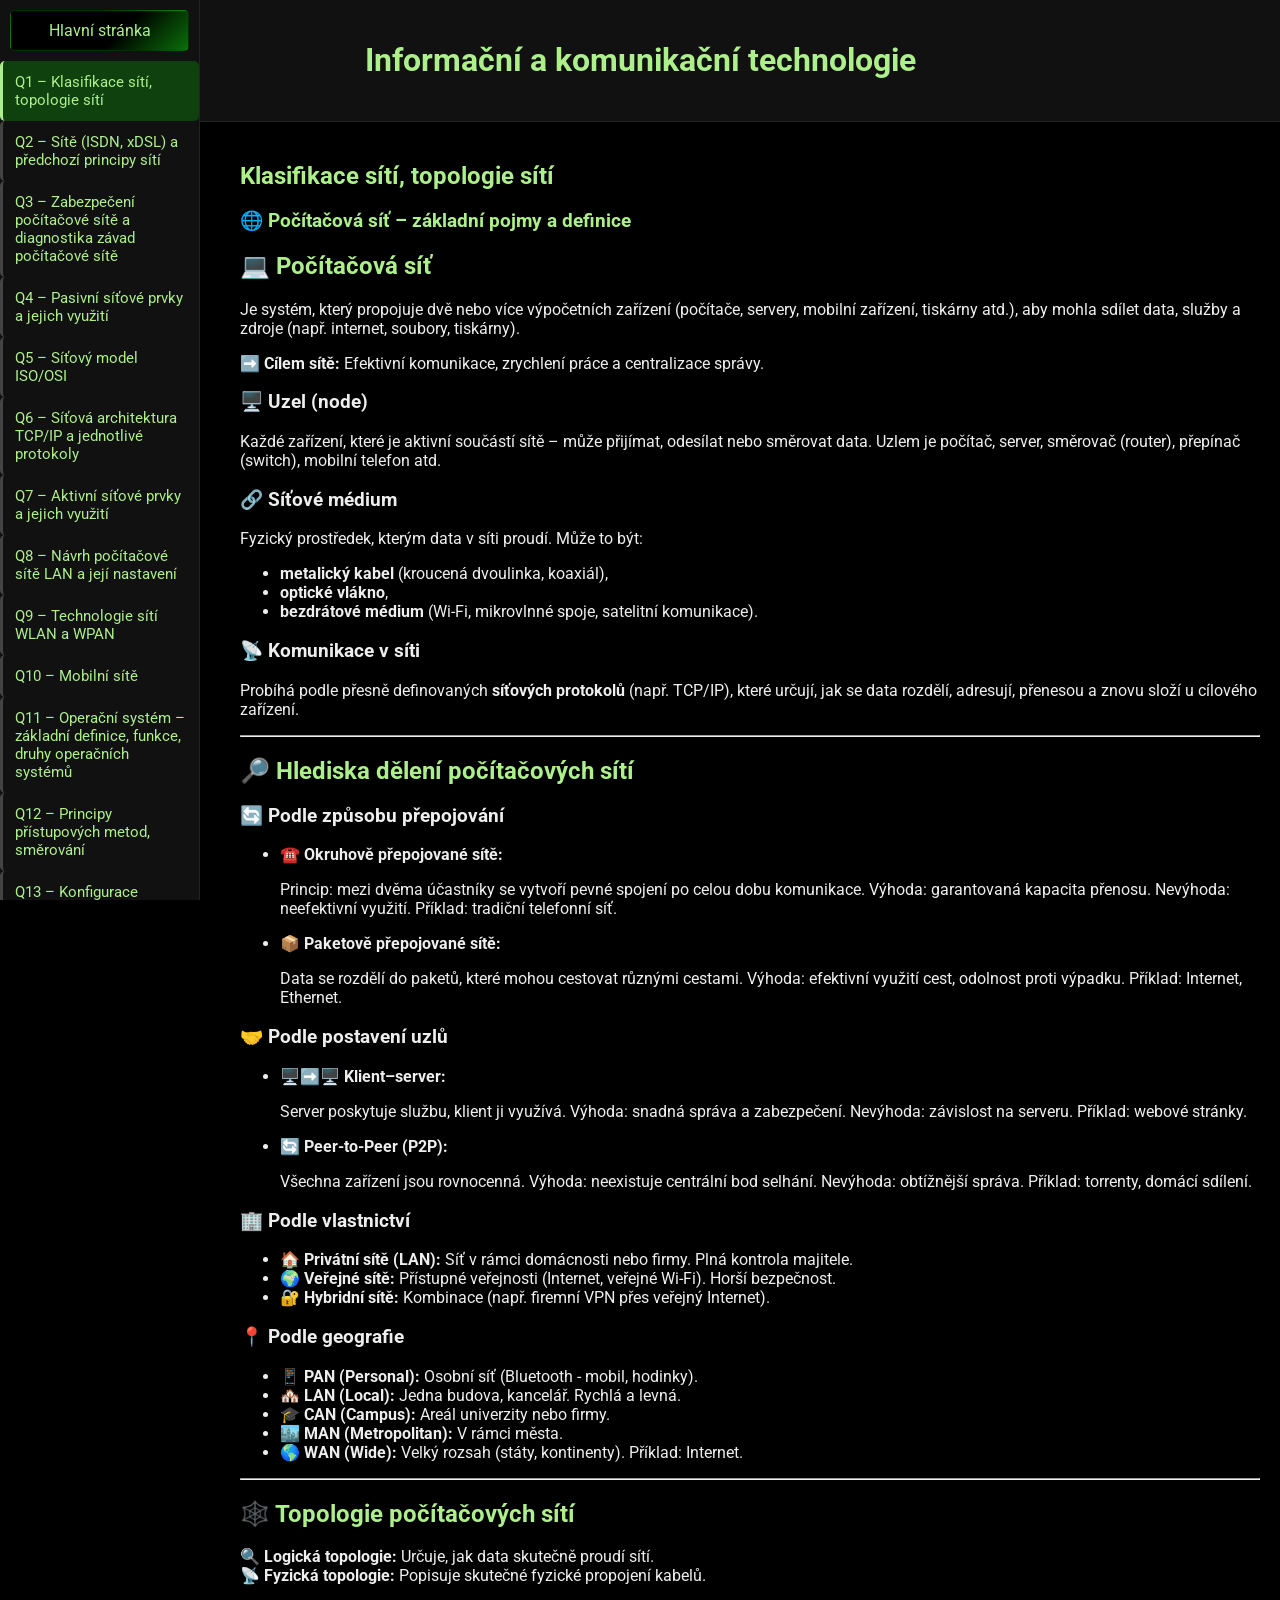
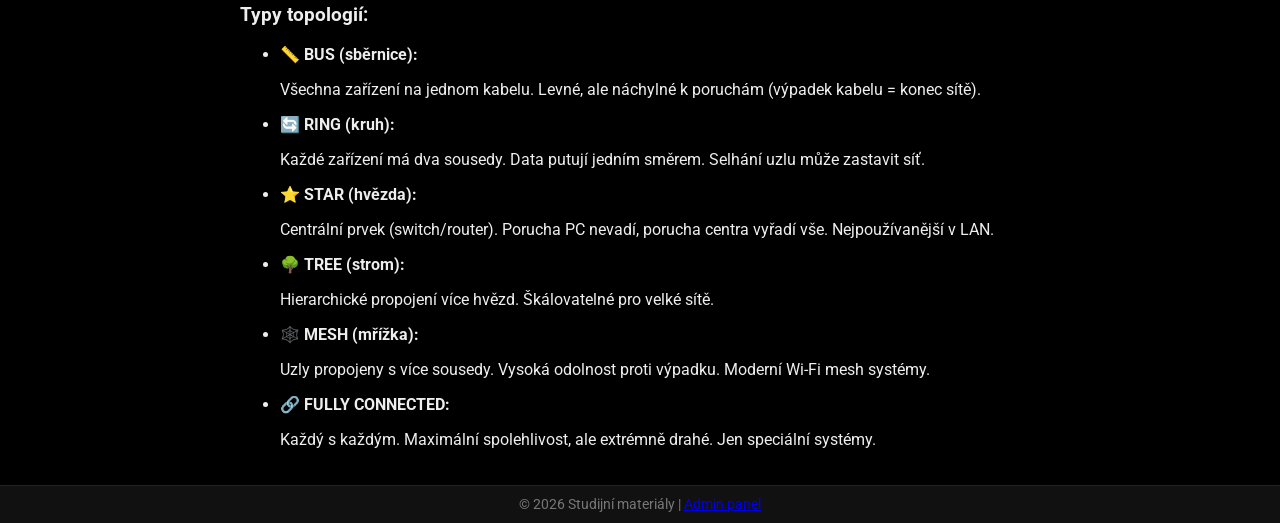
<file: informacni-a-komunikacni-technologie.html>
﻿<!DOCTYPE html>
<html lang="cs">
<head>
    <meta charset="UTF-8">
    <meta name="viewport" content="width=device-width, initial-scale=1.0">
    <title>Informační a komunikační technologie</title>
    <link href="https://fonts.googleapis.com/css2?family=Roboto:wght@400;500;700&display=swap" rel="stylesheet">
    <link rel="stylesheet" href="style.css">
</head>
<body class="ikt">
    <header>
        <h1>Informační a komunikační technologie</h1>
    </header>
    <div class="sidebar">
        <a href="index.html" class="button" style="margin: 10px; display:block; text-align:center;">Hlavní stránka</a>
        <ul></ul>
    </div>
    <div class="content questions-container"></div>
    <footer>
        &copy; 2026 Studijní materiály | <a href="admin.html">Admin panel</a>
    </footer>

    <script src="load-questions.js"></script>
</body>
</html>
</file>
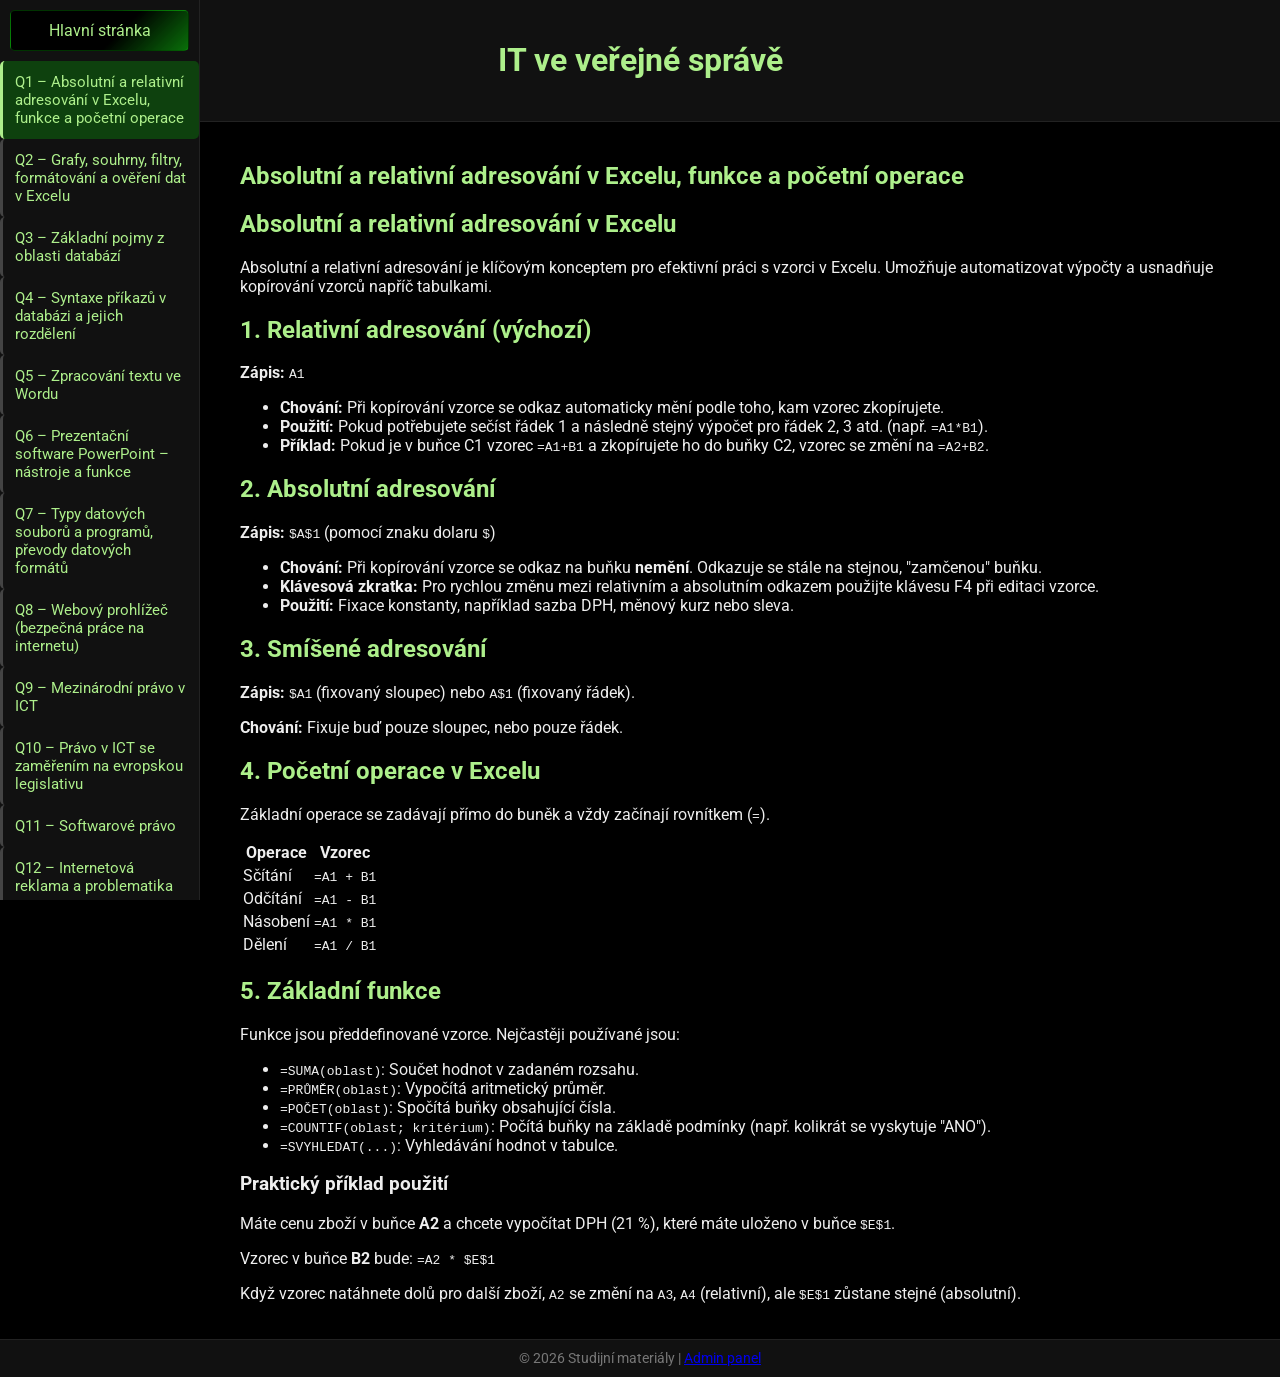
<file: it-ve-verejne-sprave.html>
﻿<!DOCTYPE html>
<html lang="cs">
<head>
    <meta charset="UTF-8">
    <meta name="viewport" content="width=device-width, initial-scale=1.0">
    <title>IT ve veřejné správě</title>
    <link href="https://fonts.googleapis.com/css2?family=Roboto:wght@400;500;700&display=swap" rel="stylesheet">
    <link rel="stylesheet" href="style.css">
</head>
<body class="it-ve-verejne-sprave">
    <header>
        <h1>IT ve veřejné správě</h1>
    </header>
    <div class="sidebar">
        <a href="index.html" class="button" style="margin: 10px; display:block; text-align:center;">Hlavní stránka</a>
        <ul></ul>
    </div>
    <div class="content questions-container"></div>
    <footer>
        &copy; 2026 Studijní materiály | <a href="admin.html">Admin panel</a>
    </footer>

    <script src="load-questions.js"></script>
</body>
</html>
</file>
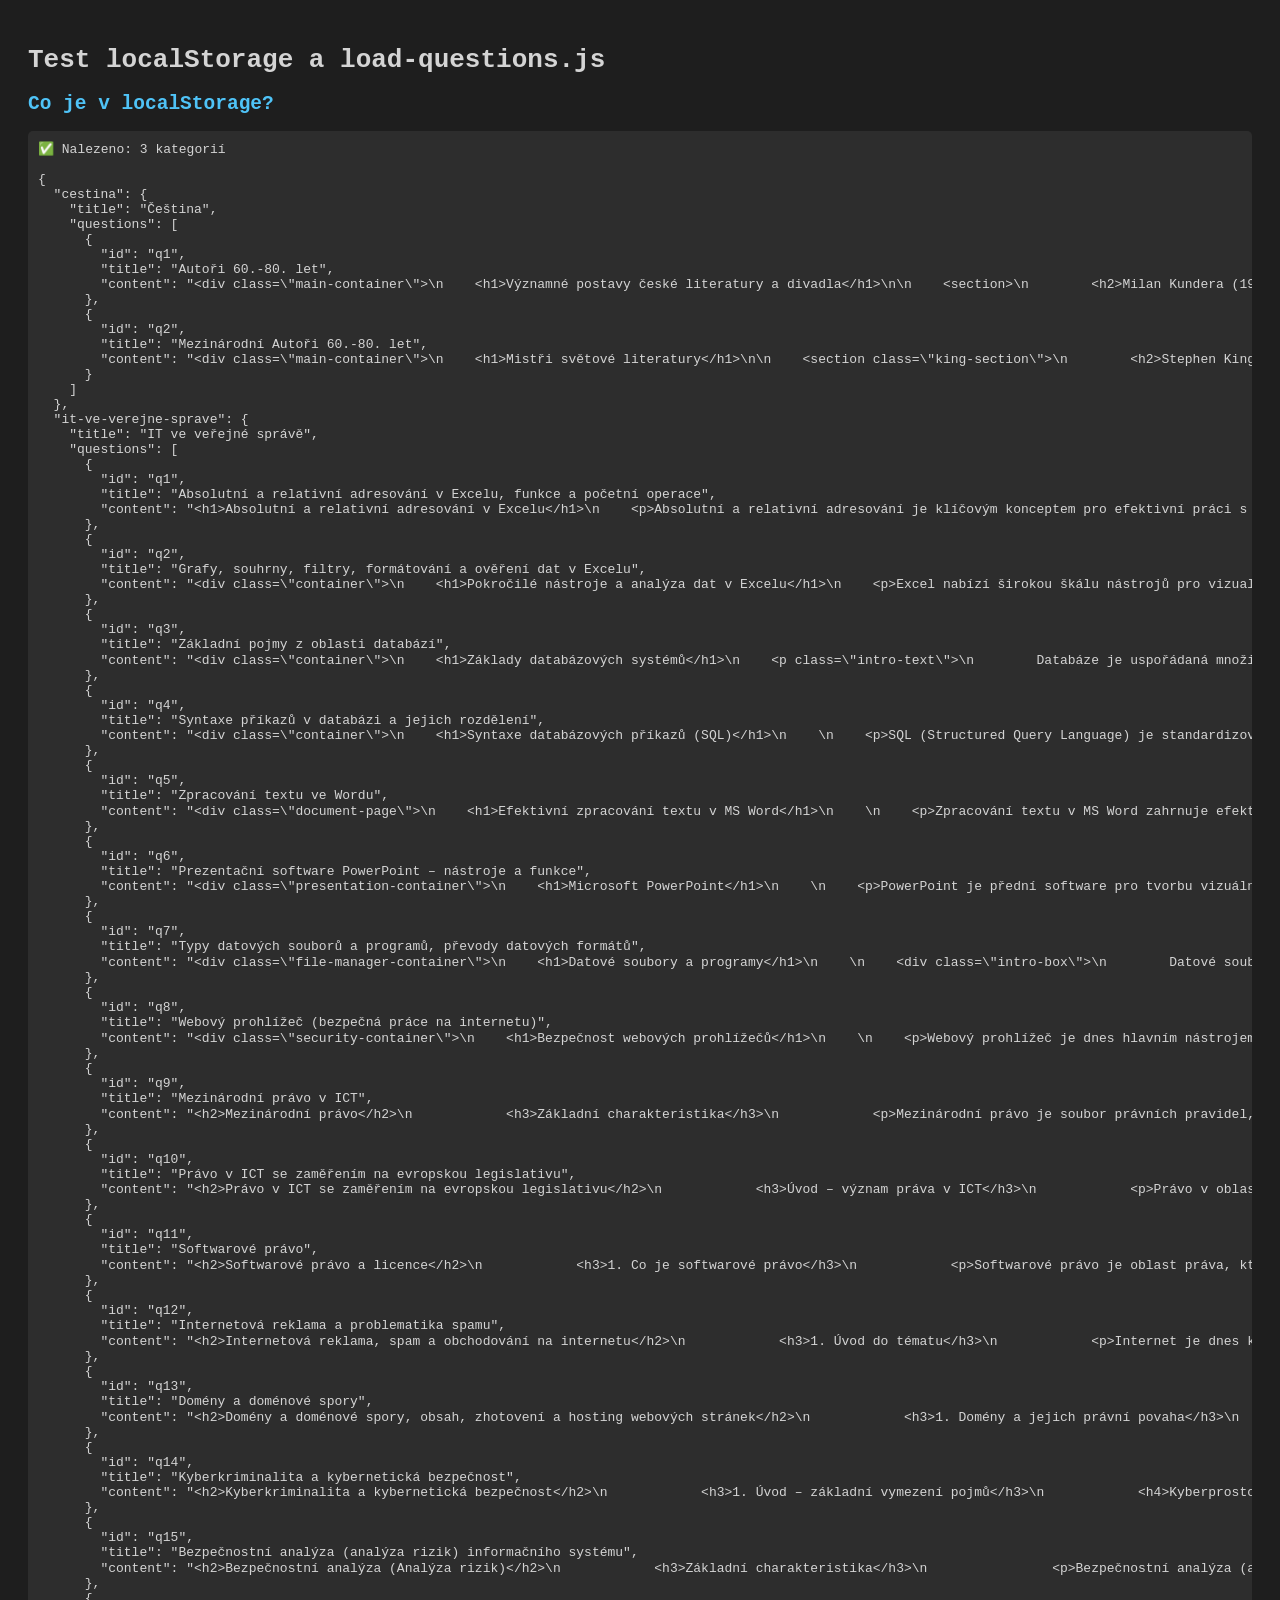
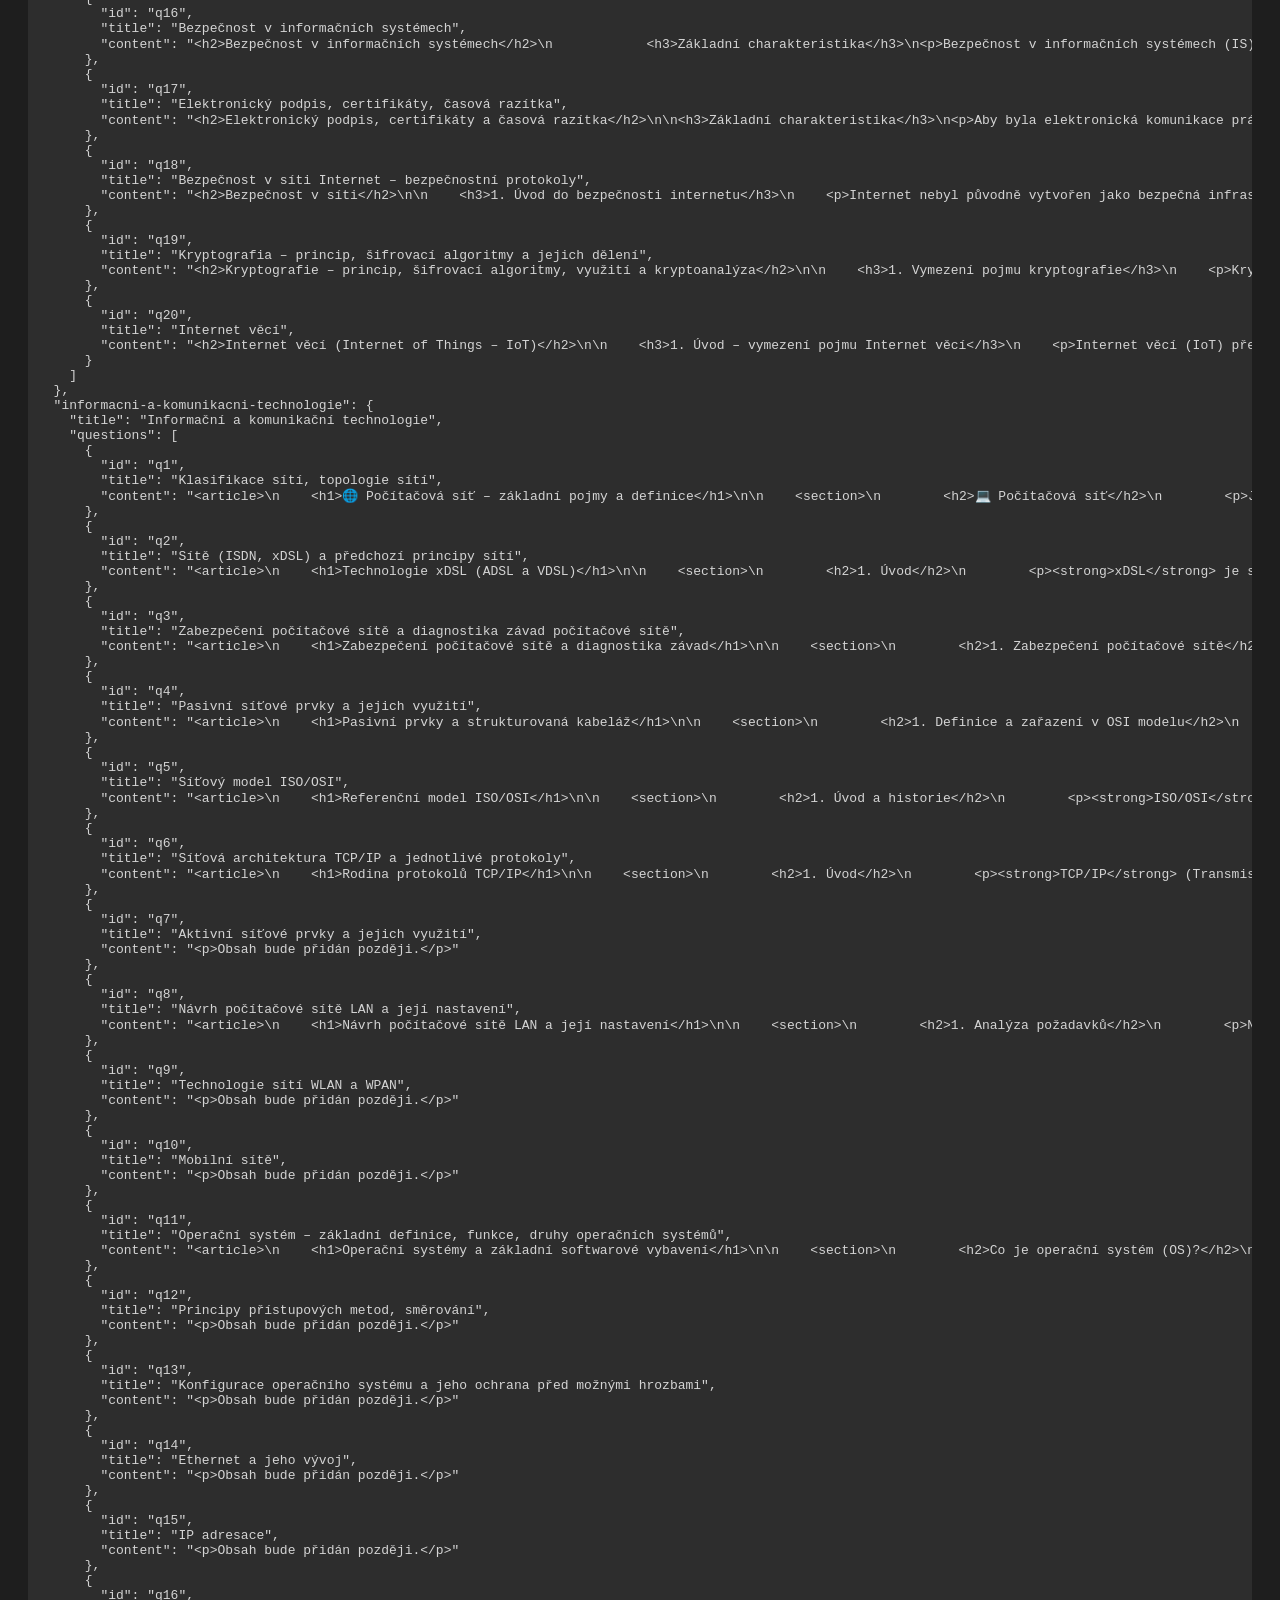
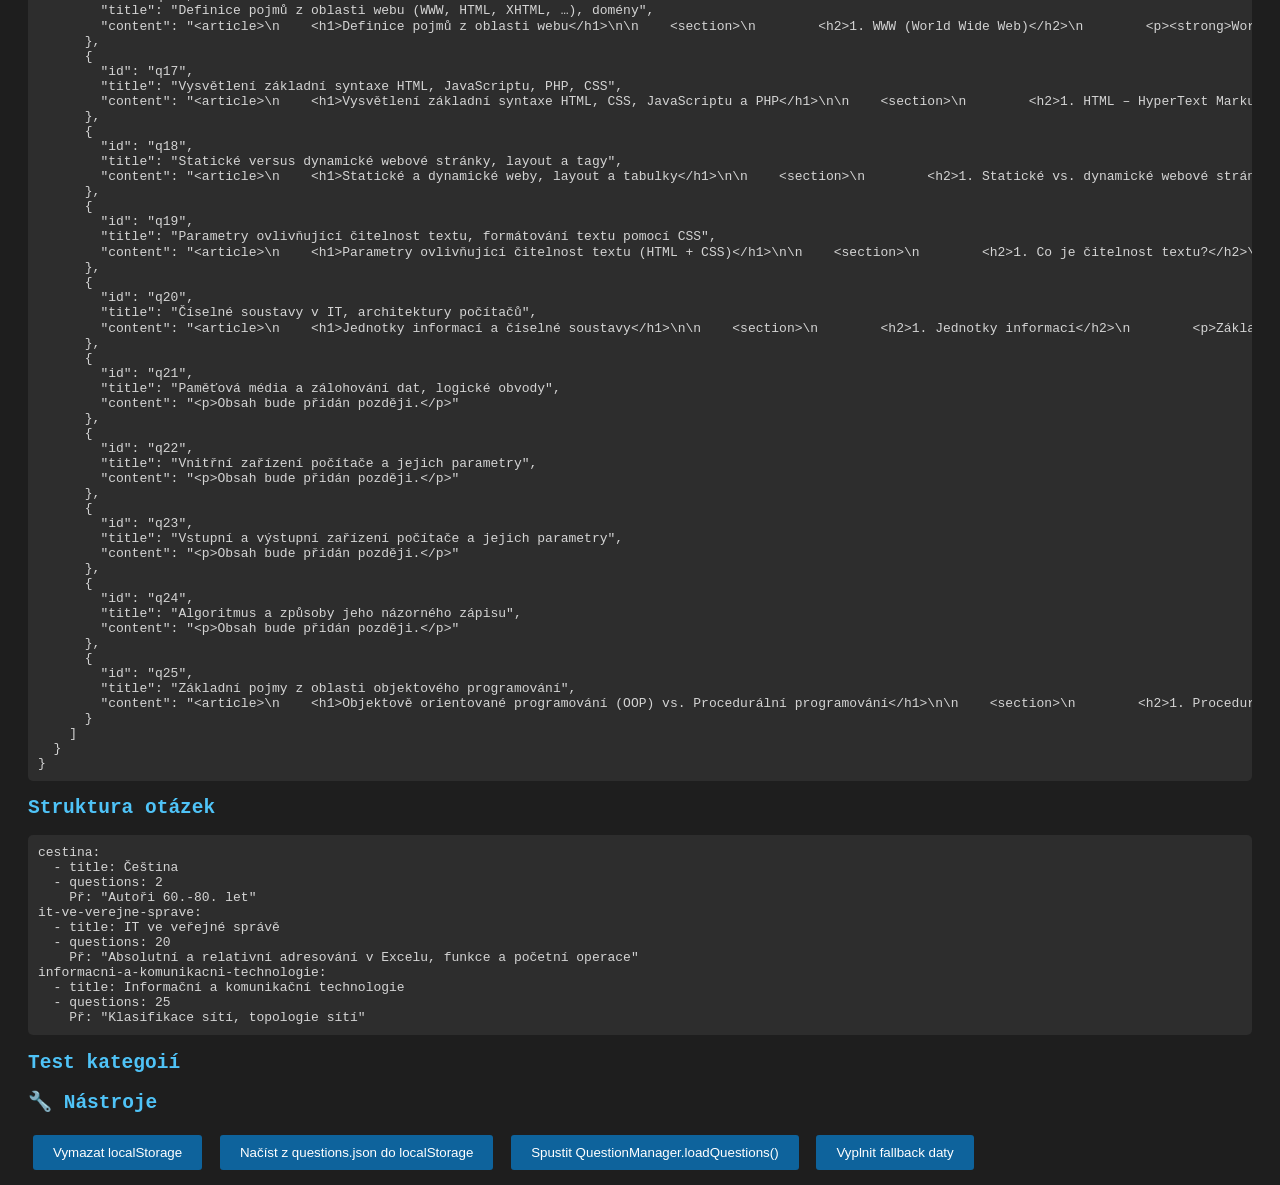
<file: test-localstorage.html>
<!DOCTYPE html>
<html lang="cs">
<head>
    <meta charset="UTF-8">
    <meta name="viewport" content="width=device-width, initial-scale=1.0">
    <title>Test localStorage</title>
    <style>
        body { font-family: monospace; background: #1e1e1e; color: #d4d4d4; padding: 20px; }
        pre { background: #2d2d2d; padding: 10px; border-radius: 5px; overflow-x: auto; }
        button { background: #0e639c; color: white; padding: 10px 20px; border: none; border-radius: 3px; cursor: pointer; margin: 5px; }
        h2 { color: #4fc3f7; }
        .success { color: #4caf50; }
        .error { color: #ff5252; }
        .info { color: #ffb74d; }
    </style>
</head>
<body>
    <h1>Test localStorage a load-questions.js</h1>
    
    <h2>Co je v localStorage?</h2>
    <pre id="localStorage-content"></pre>
    
    <h2>Struktura otázek</h2>
    <pre id="data-structure"></pre>
    
    <h2>Test kategoií</h2>
    <div id="category-test"></div>
    
    <h2>🔧 Nástroje</h2>
    <button onclick="clearLocalStorage()">Vymazat localStorage</button>
    <button onclick="loadFromJson()">Načíst z questions.json do localStorage</button>
    <button onclick="testLoadQuestions()">Spustit QuestionManager.loadQuestions()</button>
    <button onclick="fillWithFallback()">Vyplnit fallback daty</button>
    
    <script>
        async function showLocalStorage() {
            const data = localStorage.getItem('questionData');
            if (data) {
                const parsed = JSON.parse(data);
                document.getElementById('localStorage-content').innerText = 
                    '✅ Nalezeno: ' + Object.keys(parsed).length + ' kategorií\n\n' + 
                    JSON.stringify(parsed, null, 2);
            } else {
                document.getElementById('localStorage-content').innerText = '❌ localStorage je prázdné';
            }
        }

        function showDataStructure() {
            const data = localStorage.getItem('questionData');
            if (!data) return;
            
            const parsed = JSON.parse(data);
            let structure = '';
            for (const [cat, details] of Object.entries(parsed)) {
                const questions = details.questions || [];
                structure += `${cat}:\n`;
                structure += `  - title: ${details.title}\n`;
                structure += `  - questions: ${questions.length}\n`;
                if (questions.length > 0) {
                    structure += `    Př: "${questions[0].title}"\n`;
                }
            }
            document.getElementById('data-structure').innerText = structure;
        }

        async function testLoadQuestions() {
            const script = document.createElement('script');
            script.src = 'load-questions.js';
            script.onload = async () => {
                const manager = new QuestionManager();
                await manager.loadQuestions();
                let result = 'QuestionManager inicializován\n\n';
                result += 'Kategorie: ' + Object.keys(manager.allQuestions).join(', ') + '\n\n';
                for (const [cat, data] of Object.entries(manager.allQuestions)) {
                    const qs = manager.getQuestionsByCategory(cat);
                    result += `${cat}: ${qs.length} otázek\n`;
                }
                alert(result);
            };
            document.head.appendChild(script);
        }

        async function loadFromJson() {
            try {
                const response = await fetch('questions.json');
                const data = await response.json();
                localStorage.setItem('questionData', JSON.stringify(data.categories));
                alert('Načteno z questions.json a uloženo do localStorage');
                location.reload();
            } catch (e) {
                alert('Chyba: ' + e);
            }
        }

        function fillWithFallback() {
            const fallback = {
                "cestina": {
                    "title": "Čeština",
                    "questions": [
                        {"id":"q1","title":"Jack Kerouac","content":"<h3>O autorovi</h3><p>Cestovatel od Beat generation.</p>"},
                        {"id":"q2","title":"William Styron","content":"<h3>O autorovi</h3><p>Prozaik, jižanská próza.</p>"}
                    ]
                },
                "it-ve-verejne-sprave": {
                    "title": "IT ve veřejné správě",
                    "questions": [
                        {"id":"q1","title":"Mezinárodní právo","content":"<h3>Základy</h3><p>Právo v ICT.</p>"}
                    ]
                },
                "informacni-a-komunikacni-technologie": {
                    "title": "Informační a komunikační technologie",
                    "questions": [
                        {"id":"q1","title":"xDSL technologie","content":"<h3>ADSL a VDSL</h3><p>DSL technologie.</p>"}
                    ]
                }
            };
            localStorage.setItem('questionData', JSON.stringify(fallback));
            alert('Fallback data uložena do localStorage\nObnovte stránku a zkuste categoria.');
        }

        function clearLocalStorage() {
            localStorage.clear();
            alert('localStorage vymazáno');
            location.reload();
        }

        window.onload = () => {
            showLocalStorage();
            showDataStructure();
        };
    </script>
</body>
</html>
</file>
<file: style.css>
/* Global styles */
body {
    margin: 0;
    font-family: 'Roboto', 'Segoe UI', Tahoma, Geneva, Verdana, sans-serif;
    background-color: #000;
    color: #eee;
    display: flex;
    flex-direction: column;
    min-height: 100vh;
}

header {
    padding: 20px;
    text-align: center;
    background: #111;
    border-bottom: 1px solid #222;
}

h1, h2 {
    color: #adef8b;
}

nav {
    display: flex;
    justify-content: flex-start;
    flex-wrap: nowrap;
    gap: 20px;
    padding: 40px 20px;
    overflow-x: auto;
    overflow-y: hidden;
}

/* sidebar for question navigation */
.sidebar {
    position: fixed;
    top: 0;
    left: 0;
    width: 200px;
    height: 100vh;
    background: #111;
    border-right: 1px solid #222;
    display: flex;
    flex-direction: column;
    box-sizing: border-box;
}

.sidebar ul {
    list-style: none;
    margin: 0;
    padding: 0;
    flex: 1;
    overflow-y: auto;
    overflow-x: hidden;
    /* Hide scrollbar but keep scrolling functional */
    -ms-overflow-style: none;  /* IE and Edge */
    scrollbar-width: none;     /* Firefox */
}

/* Chrome, Safari and Opera */
.sidebar ul::-webkit-scrollbar {
    display: none;
}

.sidebar li {
    margin: 5px 0;
}

.sidebar a {
    color: #adef8b;
    text-decoration: none;
    display: block;
    padding: 8px 12px;
    transition: background 0.2s;
}

.sidebar a:hover,
.sidebar a.active {
    background: rgba(0,255,0,0.1);
}

.question-btn {
    width: 100%;
    text-align: left;
    padding: 12px;
    border: none;
    background: transparent;
    color: #adef8b;
    cursor: pointer;
    border-left: 3px solid #444;
    transition: all 0.2s;
    font-family: inherit;
    font-size: 0.95em;
}

.question-btn:hover {
    background: rgba(0,255,0,0.1);
    border-left-color: #adef8b;
}

.question-btn.active {
    background: rgba(0,255,0,0.2);
    border-left-color: #adef8b;
}

@keyframes fadeIn {
    from {
        opacity: 0;
    }
    to {
        opacity: 1;
    }
}

.content {
    margin-left: 220px;
    padding: 20px;
}


.card {
    display: inline-block;
    text-decoration: none;
    background: linear-gradient(135deg, #000 80%, rgba(0,255,0,0.2) 100%);
    border: 1px solid rgba(0,255,0,0.2);
    border-radius: 8px;
    padding: 20px 30px;
    min-width: 200px;
    text-align: center;
    color: #adef8b;
    font-size: 1.2em;
    font-weight: bold;
    transition: transform 0.2s, box-shadow 0.2s, border-color 0.2s;
}

.card:hover {
    transform: translateY(-5px);
    box-shadow: 0 4px 10px rgba(0,255,0,0.3);
    border-color: rgba(0,255,0,0.5);
}

button,
a.button {
    display: inline-block;
    text-decoration: none;
    background: linear-gradient(135deg, #000 60%, rgba(0,255,0,0.4) 100%);
    border: 1px solid rgba(0,255,0,0.2);
    color: #adef8b;
    padding: 10px 20px;
    border-radius: 5px;
    cursor: pointer;
    font-size: 1em;
    transition: background 0.2s, border-color 0.2s;
}

button:hover,
a.button:hover {
    background: linear-gradient(135deg, #000 50%, rgba(0,255,0,0.6) 100%);
    border-color: rgba(0,255,0,0.5);
}

footer {
    text-align: center;
    padding: 10px;
    font-size: 0.9em;
    color: #777;
    border-top: 1px solid #222;
    background: #111;
    margin-top: auto;
}
</file>
